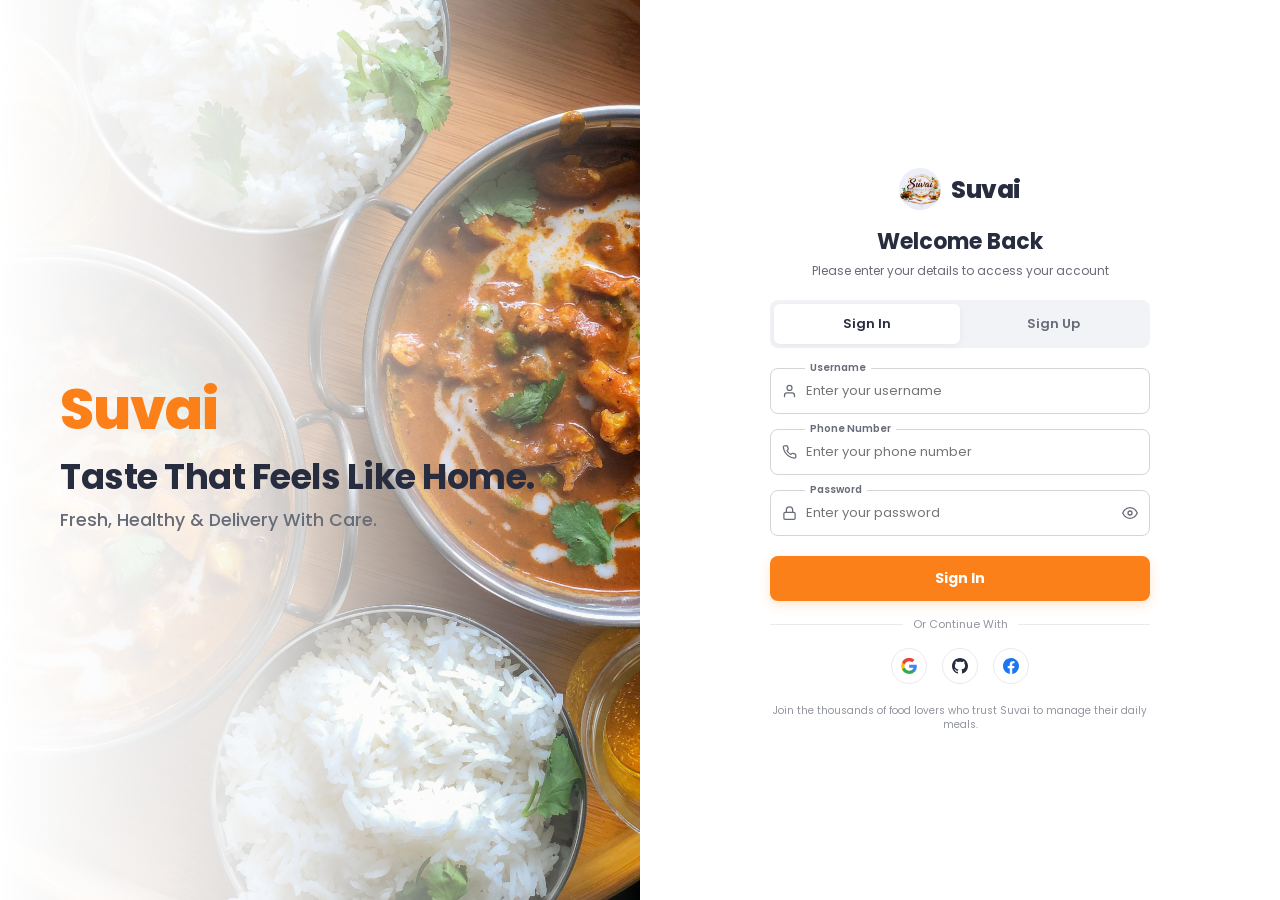
<file: login.html>
<!DOCTYPE html>
<html lang="en">
<head>
    <meta charset="UTF-8">
    <meta name="viewport" content="width=device-width, initial-scale=1.0">
    <title>Suvai - Login & Sign Up</title>
    <link href="https://fonts.googleapis.com/css2?family=Poppins:wght@300;400;500;600;700;800&display=swap" rel="stylesheet">
    
    <style>
        * {
            box-sizing: border-box;
            margin: 0;
            padding: 0;
            font-family: 'Poppins', sans-serif;
        }

        body {
            display: flex;
            height: 100vh;
            width: 100vw;
            background-color: #ffffff; 
            overflow: hidden; /* NO SCROLLING ALLOWED */
        }

        @keyframes floatAlive {
            0% { transform: translateY(0px); }
            50% { transform: translateY(-12px); }
            100% { transform: translateY(0px); }
        }

        /* --- LEFT PANEL: STRICT 50% WIDTH --- */
        .image-panel {
            width: 50%; 
            height: 100%;
            background: url('image/food.jpg') no-repeat center center;
            background-size: cover;
            position: relative;
            display: flex;
            flex-direction: column;
            justify-content: center;
            padding-left: 60px;
        }

        .image-panel::before {
            content: ''; position: absolute; top: 0; left: 0; right: 0; bottom: 0;
            background: linear-gradient(to right, rgba(255,255,255,1) 0%, rgba(255,255,255,0.85) 40%, rgba(255,255,255,0) 100%);
        }

        .overlay-content {
            position: relative; 
            z-index: 2;
            max-width: 500px;
            animation: floatAlive 4s ease-in-out infinite; 
        }

        .overlay-logo-text {
            font-size: 3.5rem;
            font-weight: 800;
            color: #fc8019; 
            margin-bottom: 5px;
            letter-spacing: -1px;
        }

        .overlay-title {
            font-size: 2.2rem;
            font-weight: 700;
            color: #282c3f; 
            margin-bottom: 10px;
            line-height: 1.15;
            letter-spacing: -0.5px;
        }

        .overlay-subtitle {
            font-size: 1.1rem;
            font-weight: 500;
            color: #686b78; 
            line-height: 1.4;
        }

        /* --- RIGHT PANEL: STRICT 50% WIDTH --- */
        .form-panel {
            width: 50%; 
            height: 100%;
            background-color: #ffffff; 
            display: flex;
            flex-direction: column;
            justify-content: center;
            align-items: center;
            padding: 20px 40px;
        }

        .form-wrapper {
            max-width: 380px; 
            width: 100%;
        }

        /* --- Logo --- */
        .logo {
            display: flex;
            justify-content: center;
            align-items: center;
            gap: 10px;
            text-decoration: none;
            margin-bottom: 15px;
        }
        .logo img { height: 42px; width: 42px; border-radius: 50%; object-fit: cover; }
        .logo span { font-size: 24px; font-weight: 800; color: #282c3f; letter-spacing: -0.5px; }

        .header-text h1 {
            font-size: 22px;
            font-weight: 700;
            color: #282c3f;
            margin-bottom: 4px;
            text-align: center;
        }

        .header-text p {
            font-size: 12px;
            color: #686b78;
            margin-bottom: 20px;
            text-align: center;
        }

        /* --- Tabs --- */
        .tab-container {
            display: flex;
            background-color: #f1f3f6;
            border-radius: 8px;
            padding: 4px;
            margin-bottom: 20px;
        }

        .tab-btn {
            flex: 1; padding: 10px; border: none; background: transparent;
            font-size: 13px; font-weight: 600; color: #686b78;
            border-radius: 6px; cursor: pointer; transition: 0.3s;
        }

        .tab-btn.active {
            background-color: #ffffff; color: #282c3f; box-shadow: 0 2px 8px rgba(0,0,0,0.05);
        }

        /* --- Inputs --- */
        .input-group {
            position: relative; margin-bottom: 15px;
        }

        .input-group label {
            position: absolute; top: -8px; left: 35px; background: #ffffff; 
            padding: 0 5px; font-size: 10px; color: #686b78; font-weight: 600;
        }

        .input-group input {
            width: 100%; padding: 12px 35px; border: 1px solid #d4d5d9;
            border-radius: 8px; font-size: 13px; color: #282c3f;
            outline: none; background-color: #ffffff; transition: 0.3s;
        }

        .input-group input:focus {
            border-color: #fc8019; box-shadow: 0 0 0 3px rgba(252, 128, 25, 0.1);
        }

        input[type="password"]::-ms-reveal,
        input[type="password"]::-ms-clear { display: none; }

        .input-icon-left {
            position: absolute; top: 50%; left: 12px; transform: translateY(-50%);
            color: #686b78; width: 15px; height: 15px;
        }

        .input-icon-right {
            position: absolute; top: 50%; right: 12px; transform: translateY(-50%);
            color: #686b78; width: 16px; height: 16px; cursor: pointer; transition: 0.3s;
        }
        .input-icon-right:hover { color: #fc8019; }

        /* --- Buttons --- */
        .submit-btn {
            width: 100%; background-color: #fc8019; color: #ffffff; border: none;
            padding: 12px; border-radius: 8px; font-size: 14px; font-weight: 700;
            cursor: pointer; transition: 0.3s; margin-top: 5px;
            box-shadow: 0 4px 12px rgba(252, 128, 25, 0.2);
        }

        .submit-btn:hover {
            background-color: #e06a0b; transform: translateY(-2px); box-shadow: 0 6px 15px rgba(252, 128, 25, 0.3);
        }

        .divider {
            display: flex; align-items: center; text-align: center; margin: 15px 0; color: #93959f; font-size: 11px;
        }
        .divider::before, .divider::after { content: ''; flex: 1; border-bottom: 1px solid #eaeaec; }
        .divider span { padding: 0 10px; }

        /* --- Social Login --- */
        .social-login { display: flex; justify-content: center; gap: 15px; }
        .social-btn {
            width: 36px; height: 36px; border-radius: 50%; display: flex; justify-content: center;
            align-items: center; border: 1px solid #eaeaec; background-color: #ffffff;
            cursor: pointer; transition: 0.3s;
        }
        .social-btn:hover { transform: translateY(-2px); border-color: #fc8019; box-shadow: 0 4px 10px rgba(0,0,0,0.05);}

        .footer-text { text-align: center; font-size: 10px; color: #93959f; margin-top: 20px; line-height: 1.4; }

        /* --- TOAST NOTIFICATION --- */
        .toast {
            position: fixed; top: 25px; right: -400px;
            background: #282c3f; color: #fff; padding: 14px 22px;
            border-radius: 8px; box-shadow: 0 8px 25px rgba(0,0,0,0.25);
            font-weight: 600; font-size: 13px; display: flex;
            align-items: center; gap: 10px;
            transition: right 0.4s cubic-bezier(0.175, 0.885, 0.32, 1.275);
            z-index: 3000;
        }
        .toast.show { right: 25px; }
        .toast.success { border-left: 5px solid #24963f; }
        .toast.error { border-left: 5px solid #EA4335; }

        /* Default form display setup */
        #signin-form { display: block; }
        #signup-form { display: none; }
    </style>
</head>
<body>

    <div id="toastMessage" class="toast"></div>

    <div class="image-panel">
        <div class="overlay-content">
            <div class="overlay-logo-text">Suvai</div>
            <div class="overlay-title">Taste That Feels Like Home.</div>
            <div class="overlay-subtitle">Fresh, Healthy & Delivery With Care.</div>
        </div>
    </div>

    <div class="form-panel">
        <div class="form-wrapper">
            
            <a href="index.html" class="logo">
                <img src="image/logo.png" alt="Suvai Logo" onerror="this.style.display='none'">
                <span>Suvai</span> 
            </a>

            <div class="header-text">
                <h1 id="form-title">Welcome Back</h1>
                <p id="form-subtitle">Please enter your details to access your account</p>
            </div>

            <div class="tab-container">
                <button class="tab-btn active" id="tab-signin" onclick="switchTab('signin')">Sign In</button>
                <button class="tab-btn" id="tab-signup" onclick="switchTab('signup')">Sign Up</button>
            </div>

            <div id="signin-form">
                <div class="input-group">
                    <label>Username</label>
                    <svg class="input-icon-left" viewBox="0 0 24 24" fill="none" stroke="currentColor" stroke-width="2" stroke-linecap="round" stroke-linejoin="round"><path d="M20 21v-2a4 4 0 0 0-4-4H8a4 4 0 0 0-4 4v2"></path><circle cx="12" cy="7" r="4"></circle></svg>
                    <input type="text" id="in-user" placeholder="Enter your username">
                </div>

                <div class="input-group">
                    <label>Phone Number</label>
                    <svg class="input-icon-left" viewBox="0 0 24 24" fill="none" stroke="currentColor" stroke-width="2" stroke-linecap="round" stroke-linejoin="round"><path d="M22 16.92v3a2 2 0 0 1-2.18 2 19.79 19.79 0 0 1-8.63-3.07 19.5 19.5 0 0 1-6-6 19.79 19.79 0 0 1-3.07-8.67A2 2 0 0 1 4.11 2h3a2 2 0 0 1 2 1.72 12.84 12.84 0 0 0 .7 2.81 2 2 0 0 1-.45 2.11L8.09 9.91a16 16 0 0 0 6 6l1.27-1.27a2 2 0 0 1 2.11-.45 12.84 12.84 0 0 0 2.81.7A2 2 0 0 1 22 16.92z"></path></svg>
                    <input type="tel" id="in-phone" placeholder="Enter your phone number">
                </div>

                <div class="input-group">
                    <label>Password</label>
                    <svg class="input-icon-left" viewBox="0 0 24 24" fill="none" stroke="currentColor" stroke-width="2" stroke-linecap="round" stroke-linejoin="round"><rect x="3" y="11" width="18" height="11" rx="2" ry="2"></rect><path d="M7 11V7a5 5 0 0 1 10 0v4"></path></svg>
                    <input type="password" id="in-pass" placeholder="Enter your password">
                    <svg class="input-icon-right toggle-password" viewBox="0 0 24 24" fill="none" stroke="currentColor" stroke-width="2" stroke-linecap="round" stroke-linejoin="round"><path d="M1 12s4-8 11-8 11 8 11 8-4 8-11 8-11-8-11-8z"></path><circle cx="12" cy="12" r="3"></circle></svg>
                </div>

                <button class="submit-btn" id="btn-signin">Sign In</button>
            </div>

            <div id="signup-form">
                <div class="input-group">
                    <label>Username</label>
                    <svg class="input-icon-left" viewBox="0 0 24 24" fill="none" stroke="currentColor" stroke-width="2" stroke-linecap="round" stroke-linejoin="round"><path d="M20 21v-2a4 4 0 0 0-4-4H8a4 4 0 0 0-4 4v2"></path><circle cx="12" cy="7" r="4"></circle></svg>
                    <input type="text" id="up-user" placeholder="Create a username">
                </div>

                <div class="input-group">
                    <label>Phone Number</label>
                    <svg class="input-icon-left" viewBox="0 0 24 24" fill="none" stroke="currentColor" stroke-width="2" stroke-linecap="round" stroke-linejoin="round"><path d="M22 16.92v3a2 2 0 0 1-2.18 2 19.79 19.79 0 0 1-8.63-3.07 19.5 19.5 0 0 1-6-6 19.79 19.79 0 0 1-3.07-8.67A2 2 0 0 1 4.11 2h3a2 2 0 0 1 2 1.72 12.84 12.84 0 0 0 .7 2.81 2 2 0 0 1-.45 2.11L8.09 9.91a16 16 0 0 0 6 6l1.27-1.27a2 2 0 0 1 2.11-.45 12.84 12.84 0 0 0 2.81.7A2 2 0 0 1 22 16.92z"></path></svg>
                    <input type="tel" id="up-phone" placeholder="Enter your phone number">
                </div>

                <div class="input-group">
                    <label>Password</label>
                    <svg class="input-icon-left" viewBox="0 0 24 24" fill="none" stroke="currentColor" stroke-width="2" stroke-linecap="round" stroke-linejoin="round"><rect x="3" y="11" width="18" height="11" rx="2" ry="2"></rect><path d="M7 11V7a5 5 0 0 1 10 0v4"></path></svg>
                    <input type="password" id="up-pass" placeholder="Create a password">
                    <svg class="input-icon-right toggle-password" viewBox="0 0 24 24" fill="none" stroke="currentColor" stroke-width="2" stroke-linecap="round" stroke-linejoin="round"><path d="M1 12s4-8 11-8 11 8 11 8-4 8-11 8-11-8-11-8z"></path><circle cx="12" cy="12" r="3"></circle></svg>
                </div>

                <div class="input-group">
                    <label>Confirm Password</label>
                    <svg class="input-icon-left" viewBox="0 0 24 24" fill="none" stroke="currentColor" stroke-width="2" stroke-linecap="round" stroke-linejoin="round"><rect x="3" y="11" width="18" height="11" rx="2" ry="2"></rect><path d="M7 11V7a5 5 0 0 1 10 0v4"></path></svg>
                    <input type="password" id="up-confirm" placeholder="Confirm your password">
                    <svg class="input-icon-right toggle-password" viewBox="0 0 24 24" fill="none" stroke="currentColor" stroke-width="2" stroke-linecap="round" stroke-linejoin="round"><path d="M1 12s4-8 11-8 11 8 11 8-4 8-11 8-11-8-11-8z"></path><circle cx="12" cy="12" r="3"></circle></svg>
                </div>

                <button class="submit-btn" id="btn-signup">Create Account</button>
            </div>

            <div class="divider">
                <span>Or Continue With</span>
            </div>

            <div class="social-login">
                <button class="social-btn">
                    <svg viewBox="0 0 24 24" width="16" height="16" xmlns="http://www.w3.org/2000/svg">
                        <g transform="matrix(1, 0, 0, 1, 27.009001, -39.238998)">
                            <path fill="#4285F4" d="M -3.264,51.509 C -3.264,50.719 -3.334,49.969 -3.454,49.239 L -14.754,49.239 L -14.754,53.749 L -8.284,53.749 C -8.574,55.229 -9.424,56.479 -10.684,57.329 L -10.684,60.329 L -6.824,60.329 C -4.564,58.239 -3.264,55.159 -3.264,51.509 z"/>
                            <path fill="#34A853" d="M -14.754,63.239 C -11.514,63.239 -8.804,62.159 -6.824,60.329 L -10.684,57.329 C -11.764,58.049 -13.134,58.489 -14.754,58.489 C -17.884,58.489 -20.534,56.379 -21.484,53.529 L -25.464,53.529 L -25.464,56.619 C -23.494,60.539 -19.444,63.239 -14.754,63.239 z"/>
                            <path fill="#FBBC05" d="M -21.484,53.529 C -21.734,52.809 -21.864,52.039 -21.864,51.239 C -21.864,50.439 -21.724,49.669 -21.484,48.949 L -21.484,45.859 L -25.464,45.859 C -26.284,47.479 -26.754,49.299 -26.754,51.239 C -26.754,53.179 -26.284,54.999 -25.464,56.619 L -21.484,53.529 z"/>
                            <path fill="#EA4335" d="M -14.754,43.989 C -12.984,43.989 -11.404,44.599 -10.154,45.789 L -6.734,41.939 C -8.804,40.009 -11.514,38.989 -14.754,38.989 C -19.444,38.989 -23.494,41.689 -25.464,45.859 L -21.484,48.949 C -20.534,46.099 -17.884,43.989 -14.754,43.989 z"/>
                        </g>
                    </svg>
                </button>
                <button class="social-btn">
                    <svg viewBox="0 0 24 24" width="16" height="16" fill="#282c3f">
                        <path d="M12 0c-6.626 0-12 5.373-12 12 0 5.302 3.438 9.8 8.207 11.387.599.111.793-.261.793-.577v-2.234c-3.338.726-4.033-1.416-4.033-1.416-.546-1.387-1.333-1.756-1.333-1.756-1.089-.745.083-.729.083-.729 1.205.084 1.839 1.237 1.839 1.237 1.07 1.834 2.807 1.304 3.492.997.107-.775.418-1.305.762-1.604-2.665-.305-5.467-1.334-5.467-5.931 0-1.311.469-2.381 1.236-3.221-.124-.303-.535-1.524.117-3.176 0 0 1.008-.322 3.301 1.23.957-.266 1.983-.399 3.003-.404 1.02.005 2.047.138 3.006.404 2.291-1.552 3.297-1.23 3.297-1.23.653 1.653.242 2.874.118 3.176.77.84 1.235 1.911 1.235 3.221 0 4.609-2.807 5.624-5.479 5.921.43.372.823 1.102.823 2.222v3.293c0 .319.192.694.801.576 4.765-1.589 8.199-6.086 8.199-11.386 0-6.627-5.373-12-12-12z"/>
                    </svg>
                </button>
                <button class="social-btn">
                    <svg viewBox="0 0 24 24" width="16" height="16" fill="#1877f2">
                        <path d="M24 12.073c0-6.627-5.373-12-12-12s-12 5.373-12 12c0 5.99 4.388 10.954 10.125 11.854v-8.385H7.078v-3.469h3.047V9.43c0-3.007 1.792-4.669 4.533-4.669 1.312 0 2.686.235 2.686.235v2.953H15.83c-1.491 0-1.956.925-1.956 1.874v2.25h3.328l-.532 3.469h-2.796v8.385C19.612 23.027 24 18.062 24 12.073z"/>
                    </svg>
                </button>
            </div>

            <p class="footer-text">
                Join the thousands of food lovers who trust Suvai to manage their daily meals.
            </p>
        </div>
    </div>

    <script src="login.js"></script>
</body>
</html>
</file>
